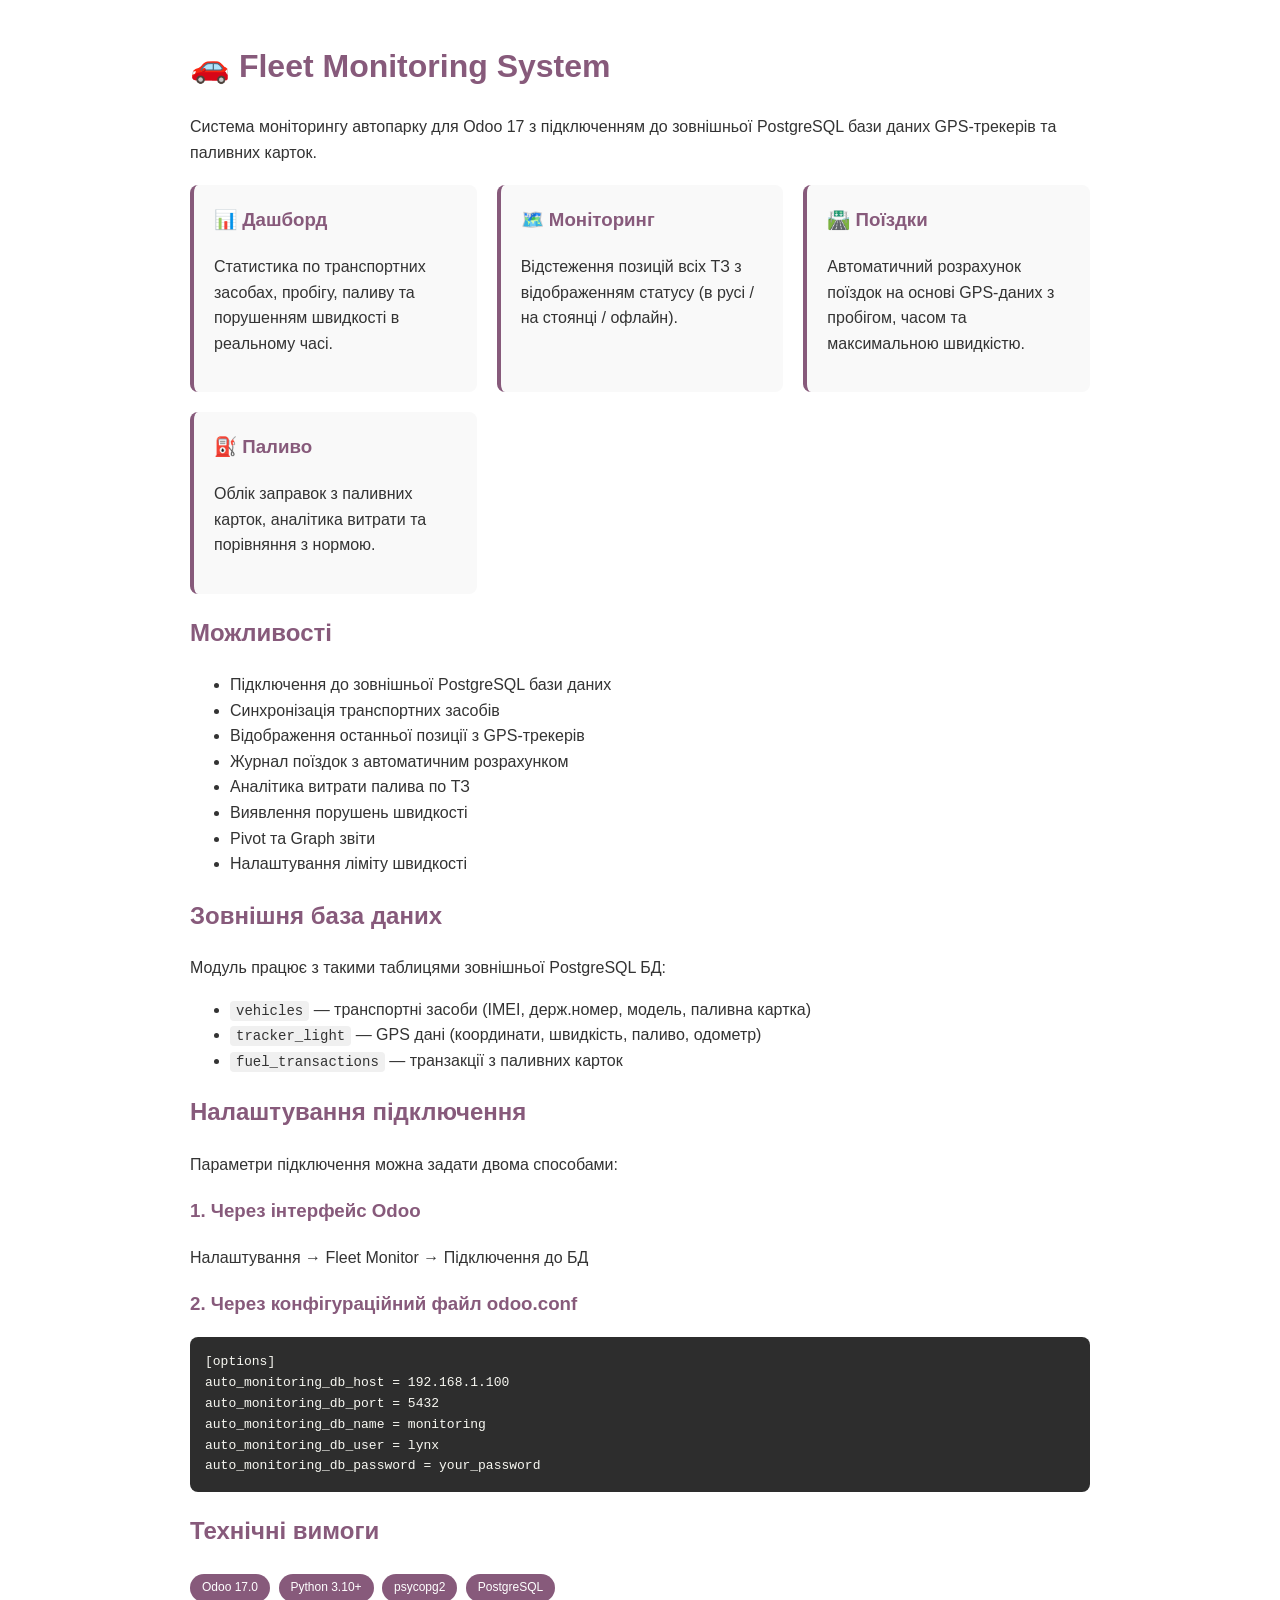
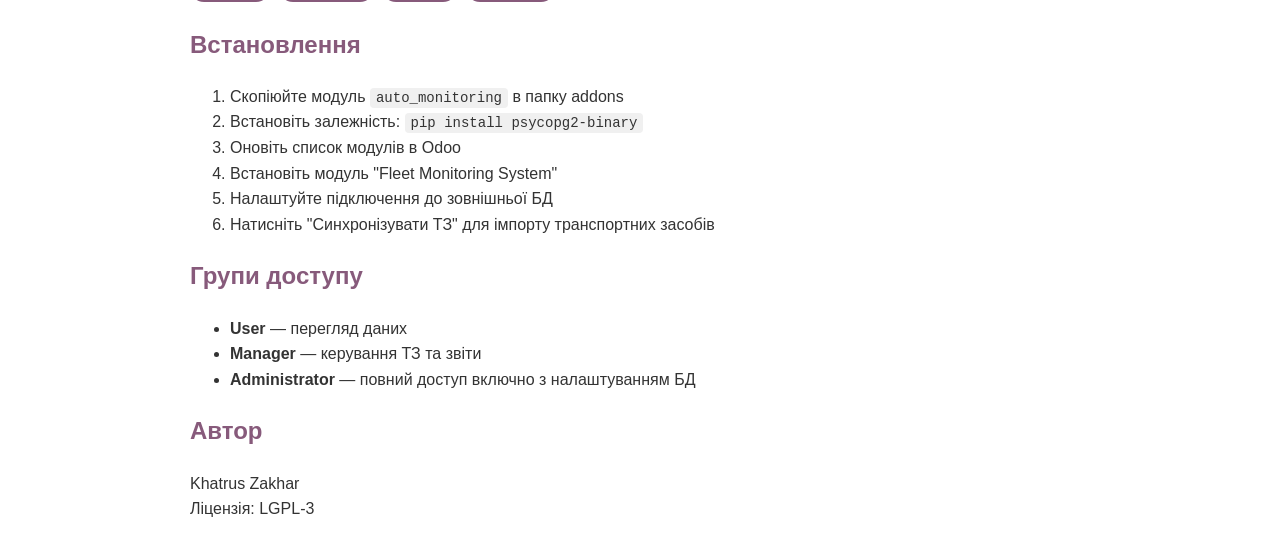
<file: auto_monitoring/static/description/index.html>
<!DOCTYPE html>
<html lang="uk">
<head>
    <meta charset="UTF-8">
    <meta name="viewport" content="width=device-width, initial-scale=1.0">
    <title>Fleet Monitoring System</title>
    <style>
        body {
            font-family: -apple-system, BlinkMacSystemFont, 'Segoe UI', Roboto, sans-serif;
            line-height: 1.6;
            color: #333;
            max-width: 900px;
            margin: 0 auto;
            padding: 20px;
        }
        h1, h2, h3 { color: #875a7b; }
        .feature-grid {
            display: grid;
            grid-template-columns: repeat(auto-fit, minmax(250px, 1fr));
            gap: 20px;
            margin: 20px 0;
        }
        .feature {
            background: #f9f9f9;
            padding: 20px;
            border-radius: 8px;
            border-left: 4px solid #875a7b;
        }
        .feature h3 { margin-top: 0; }
        .badge {
            display: inline-block;
            padding: 4px 12px;
            background: #875a7b;
            color: white;
            border-radius: 20px;
            font-size: 12px;
            margin: 4px 4px 4px 0;
        }
        code {
            background: #f0f0f0;
            padding: 2px 6px;
            border-radius: 4px;
            font-size: 14px;
        }
        pre {
            background: #2d2d2d;
            color: #f8f8f2;
            padding: 15px;
            border-radius: 8px;
            overflow-x: auto;
        }
        .screenshot {
            width: 100%;
            border-radius: 8px;
            box-shadow: 0 4px 12px rgba(0,0,0,0.15);
            margin: 20px 0;
        }
    </style>
</head>
<body>
    <h1>🚗 Fleet Monitoring System</h1>
    <p>Система моніторингу автопарку для Odoo 17 з підключенням до зовнішньої PostgreSQL бази даних GPS-трекерів та паливних карток.</p>

    <div class="feature-grid">
        <div class="feature">
            <h3>📊 Дашборд</h3>
            <p>Статистика по транспортних засобах, пробігу, паливу та порушенням швидкості в реальному часі.</p>
        </div>
        <div class="feature">
            <h3>🗺️ Моніторинг</h3>
            <p>Відстеження позицій всіх ТЗ з відображенням статусу (в русі / на стоянці / офлайн).</p>
        </div>
        <div class="feature">
            <h3>🛣️ Поїздки</h3>
            <p>Автоматичний розрахунок поїздок на основі GPS-даних з пробігом, часом та максимальною швидкістю.</p>
        </div>
        <div class="feature">
            <h3>⛽ Паливо</h3>
            <p>Облік заправок з паливних карток, аналітика витрати та порівняння з нормою.</p>
        </div>
    </div>

    <h2>Можливості</h2>
    <ul>
        <li>Підключення до зовнішньої PostgreSQL бази даних</li>
        <li>Синхронізація транспортних засобів</li>
        <li>Відображення останньої позиції з GPS-трекерів</li>
        <li>Журнал поїздок з автоматичним розрахунком</li>
        <li>Аналітика витрати палива по ТЗ</li>
        <li>Виявлення порушень швидкості</li>
        <li>Pivot та Graph звіти</li>
        <li>Налаштування ліміту швидкості</li>
    </ul>

    <h2>Зовнішня база даних</h2>
    <p>Модуль працює з такими таблицями зовнішньої PostgreSQL БД:</p>
    <ul>
        <li><code>vehicles</code> — транспортні засоби (IMEI, держ.номер, модель, паливна картка)</li>
        <li><code>tracker_light</code> — GPS дані (координати, швидкість, паливо, одометр)</li>
        <li><code>fuel_transactions</code> — транзакції з паливних карток</li>
    </ul>

    <h2>Налаштування підключення</h2>
    <p>Параметри підключення можна задати двома способами:</p>
    
    <h3>1. Через інтерфейс Odoo</h3>
    <p>Налаштування → Fleet Monitor → Підключення до БД</p>
    
    <h3>2. Через конфігураційний файл odoo.conf</h3>
    <pre>[options]
auto_monitoring_db_host = 192.168.1.100
auto_monitoring_db_port = 5432
auto_monitoring_db_name = monitoring
auto_monitoring_db_user = lynx
auto_monitoring_db_password = your_password</pre>

    <h2>Технічні вимоги</h2>
    <div>
        <span class="badge">Odoo 17.0</span>
        <span class="badge">Python 3.10+</span>
        <span class="badge">psycopg2</span>
        <span class="badge">PostgreSQL</span>
    </div>

    <h2>Встановлення</h2>
    <ol>
        <li>Скопіюйте модуль <code>auto_monitoring</code> в папку addons</li>
        <li>Встановіть залежність: <code>pip install psycopg2-binary</code></li>
        <li>Оновіть список модулів в Odoo</li>
        <li>Встановіть модуль "Fleet Monitoring System"</li>
        <li>Налаштуйте підключення до зовнішньої БД</li>
        <li>Натисніть "Синхронізувати ТЗ" для імпорту транспортних засобів</li>
    </ol>

    <h2>Групи доступу</h2>
    <ul>
        <li><strong>User</strong> — перегляд даних</li>
        <li><strong>Manager</strong> — керування ТЗ та звіти</li>
        <li><strong>Administrator</strong> — повний доступ включно з налаштуванням БД</li>
    </ul>

    <h2>Автор</h2>
    <p>Khatrus Zakhar<br>
    Ліцензія: LGPL-3</p>
</body>
</html>
</file>
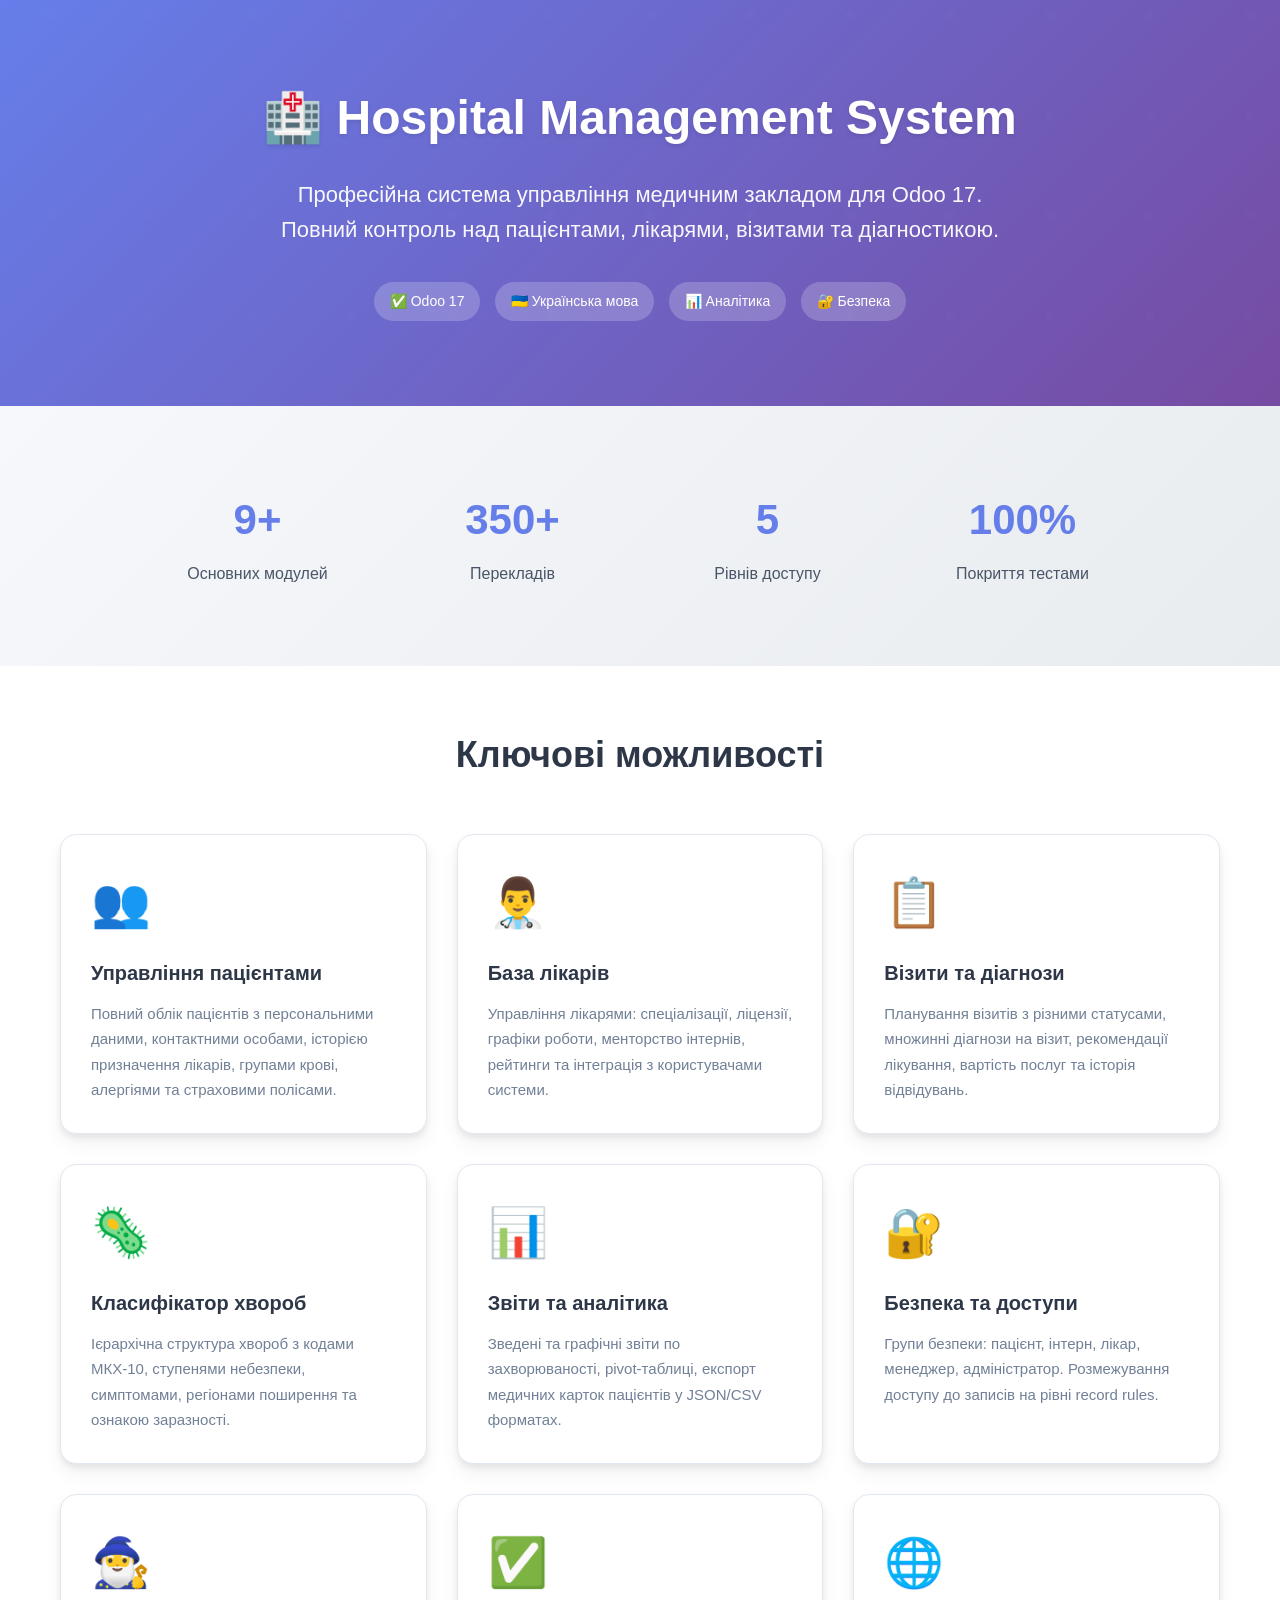
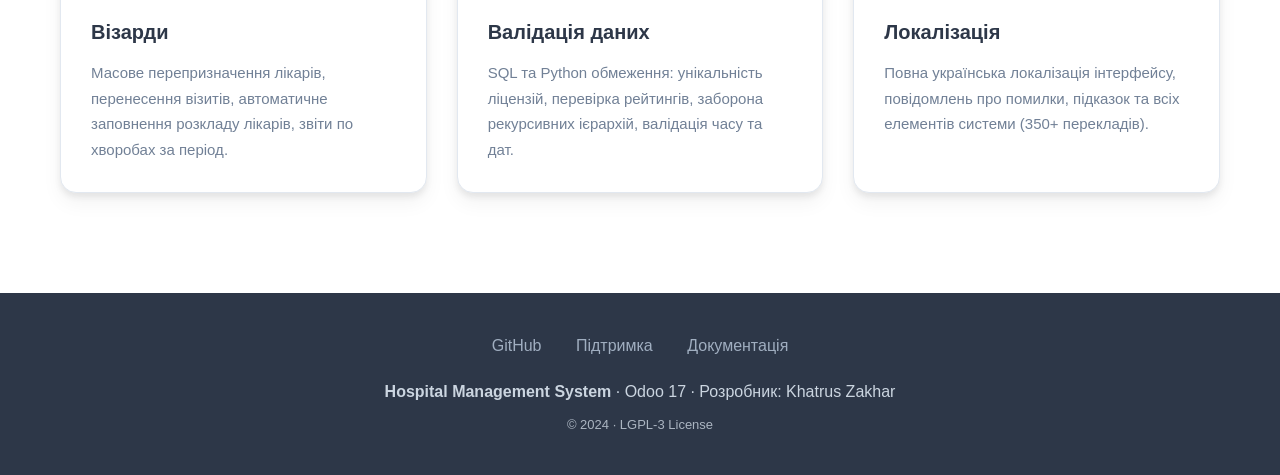
<file: hr_hospital/static/description/index.html>
<!DOCTYPE html>
<html lang="uk">
  <head>
    <meta charset="UTF-8" />
    <title>Hospital Management - Професійна система управління лікарнею</title>
    <style>
      * {
        margin: 0;
        padding: 0;
        box-sizing: border-box;
      }
      body {
        font-family: -apple-system, BlinkMacSystemFont, "Segoe UI", Roboto, "Helvetica Neue", Arial, sans-serif;
        color: #1a202c;
        background: #f8fafc;
        line-height: 1.6;
      }
      .container {
        max-width: 1200px;
        margin: 0 auto;
        padding: 0 20px;
      }
      .hero {
        background: linear-gradient(135deg, #667eea 0%, #764ba2 100%);
        color: white;
        padding: 80px 20px;
        text-align: center;
        position: relative;
        overflow: hidden;
      }
      .hero::before {
        content: '';
        position: absolute;
        top: 0;
        left: 0;
        right: 0;
        bottom: 0;
        background: url('data:image/svg+xml,<svg width="100" height="100" xmlns="http://www.w3.org/2000/svg"><path d="M0 0h100v100H0z" fill="none"/><path d="M50 10a5 5 0 1 1 0 10 5 5 0 0 1 0-10z" fill="rgba(255,255,255,0.1)"/></svg>');
        opacity: 0.1;
      }
      .hero-content {
        position: relative;
        z-index: 1;
      }
      h1 {
        font-size: 48px;
        font-weight: 700;
        margin-bottom: 20px;
        text-shadow: 0 2px 4px rgba(0,0,0,0.1);
      }
      .hero-subtitle {
        font-size: 22px;
        margin-bottom: 30px;
        opacity: 0.95;
        max-width: 800px;
        margin-left: auto;
        margin-right: auto;
      }
      .badge {
        display: inline-block;
        background: rgba(255,255,255,0.2);
        padding: 8px 16px;
        border-radius: 20px;
        margin: 5px;
        font-size: 14px;
        font-weight: 500;
      }
      .features {
        padding: 60px 20px;
        background: white;
      }
      .section-title {
        text-align: center;
        font-size: 36px;
        font-weight: 700;
        margin-bottom: 50px;
        color: #2d3748;
      }
      .grid {
        display: grid;
        grid-template-columns: repeat(auto-fit, minmax(280px, 1fr));
        gap: 30px;
        margin-bottom: 40px;
      }
      .card {
        background: white;
        border-radius: 16px;
        padding: 30px;
        box-shadow: 0 4px 6px rgba(0,0,0,0.07), 0 10px 20px rgba(0,0,0,0.05);
        border: 1px solid #e2e8f0;
        transition: transform 0.3s ease, box-shadow 0.3s ease;
      }
      .card:hover {
        transform: translateY(-5px);
        box-shadow: 0 10px 25px rgba(0,0,0,0.1), 0 20px 40px rgba(0,0,0,0.08);
      }
      .card-icon {
        font-size: 48px;
        margin-bottom: 15px;
      }
      .card h3 {
        font-size: 20px;
        font-weight: 600;
        margin-bottom: 12px;
        color: #2d3748;
      }
      .card p {
        color: #718096;
        line-height: 1.7;
        font-size: 15px;
      }
      .highlights {
        background: linear-gradient(135deg, #f6f8fb 0%, #e9ecef 100%);
        padding: 60px 20px;
      }
      .highlight-grid {
        display: grid;
        grid-template-columns: repeat(auto-fit, minmax(200px, 1fr));
        gap: 20px;
        max-width: 1000px;
        margin: 0 auto;
      }
      .highlight-item {
        text-align: center;
        padding: 20px;
      }
      .highlight-number {
        font-size: 42px;
        font-weight: 700;
        color: #667eea;
        margin-bottom: 8px;
      }
      .highlight-text {
        color: #4a5568;
        font-size: 16px;
      }
      .footer {
        background: #2d3748;
        color: #cbd5e0;
        text-align: center;
        padding: 40px 20px;
      }
      .footer-links {
        margin-bottom: 20px;
      }
      .footer-links a {
        color: #a0aec0;
        text-decoration: none;
        margin: 0 15px;
        transition: color 0.3s;
      }
      .footer-links a:hover {
        color: #fff;
      }
    </style>
  </head>
  <body>
    <section class="hero">
      <div class="hero-content">
        <h1>🏥 Hospital Management System</h1>
        <p class="hero-subtitle">
          Професійна система управління медичним закладом для Odoo 17.<br>
          Повний контроль над пацієнтами, лікарями, візитами та діагностикою.
        </p>
        <div>
          <span class="badge">✅ Odoo 17</span>
          <span class="badge">🇺🇦 Українська мова</span>
          <span class="badge">📊 Аналітика</span>
          <span class="badge">🔐 Безпека</span>
        </div>
      </div>
    </section>

    <section class="highlights">
      <div class="container">
        <div class="highlight-grid">
          <div class="highlight-item">
            <div class="highlight-number">9+</div>
            <div class="highlight-text">Основних модулей</div>
          </div>
          <div class="highlight-item">
            <div class="highlight-number">350+</div>
            <div class="highlight-text">Перекладів</div>
          </div>
          <div class="highlight-item">
            <div class="highlight-number">5</div>
            <div class="highlight-text">Рівнів доступу</div>
          </div>
          <div class="highlight-item">
            <div class="highlight-number">100%</div>
            <div class="highlight-text">Покриття тестами</div>
          </div>
        </div>
      </div>
    </section>

    <section class="features">
      <div class="container">
        <h2 class="section-title">Ключові можливості</h2>

        <div class="grid">
          <div class="card">
            <div class="card-icon">👥</div>
            <h3>Управління пацієнтами</h3>
            <p>Повний облік пацієнтів з персональними даними, контактними особами, 
            історією призначення лікарів, групами крові, алергіями та страховими полісами.</p>
          </div>
          <div class="card">
            <div class="card-icon">👨‍⚕️</div>
            <h3>База лікарів</h3>
            <p>Управління лікарями: спеціалізації, ліцензії, графіки роботи, 
            менторство інтернів, рейтинги та інтеграція з користувачами системи.</p>
          </div>
          <div class="card">
            <div class="card-icon">📋</div>
            <h3>Візити та діагнози</h3>
            <p>Планування візитів з різними статусами, множинні діагнози на візит, 
            рекомендації лікування, вартість послуг та історія відвідувань.</p>
          </div>
          <div class="card">
            <div class="card-icon">🦠</div>
            <h3>Класифікатор хвороб</h3>
            <p>Ієрархічна структура хвороб з кодами МКХ-10, ступенями небезпеки, 
            симптомами, регіонами поширення та ознакою заразності.</p>
          </div>
          <div class="card">
            <div class="card-icon">📊</div>
            <h3>Звіти та аналітика</h3>
            <p>Зведені та графічні звіти по захворюваності, pivot-таблиці, 
            експорт медичних карток пацієнтів у JSON/CSV форматах.</p>
          </div>
          <div class="card">
            <div class="card-icon">🔐</div>
            <h3>Безпека та доступи</h3>
            <p>Групи безпеки: пацієнт, інтерн, лікар, менеджер, адміністратор. 
            Розмежування доступу до записів на рівні record rules.</p>
          </div>
          <div class="card">
            <div class="card-icon">🧙‍♂️</div>
            <h3>Візарди</h3>
            <p>Масове перепризначення лікарів, перенесення візитів, 
            автоматичне заповнення розкладу лікарів, звіти по хворобах за період.</p>
          </div>
          <div class="card">
            <div class="card-icon">✅</div>
            <h3>Валідація даних</h3>
            <p>SQL та Python обмеження: унікальність ліцензій, перевірка рейтингів, 
            заборона рекурсивних ієрархій, валідація часу та дат.</p>
          </div>
          <div class="card">
            <div class="card-icon">🌐</div>
            <h3>Локалізація</h3>
            <p>Повна українська локалізація інтерфейсу, повідомлень про помилки, 
            підказок та всіх елементів системи (350+ перекладів).</p>
          </div>
        </div>
      </div>
    </section>

    <footer class="footer">
      <div class="footer-links">
        <a href="https://github.com/zhatrus/hr_hospital">GitHub</a>
        <a href="https://github.com/zhatrus/hr_hospital/issues">Підтримка</a>
        <a href="https://github.com/zhatrus/hr_hospital">Документація</a>
      </div>
      <div>
        <strong>Hospital Management System</strong> · Odoo 17 · Розробник: Khatrus Zakhar
      </div>
      <div style="margin-top: 10px; font-size: 13px; opacity: 0.8;">
        © 2024 · LGPL-3 License
      </div>
    </footer>
  </body>
</html>
</file>
